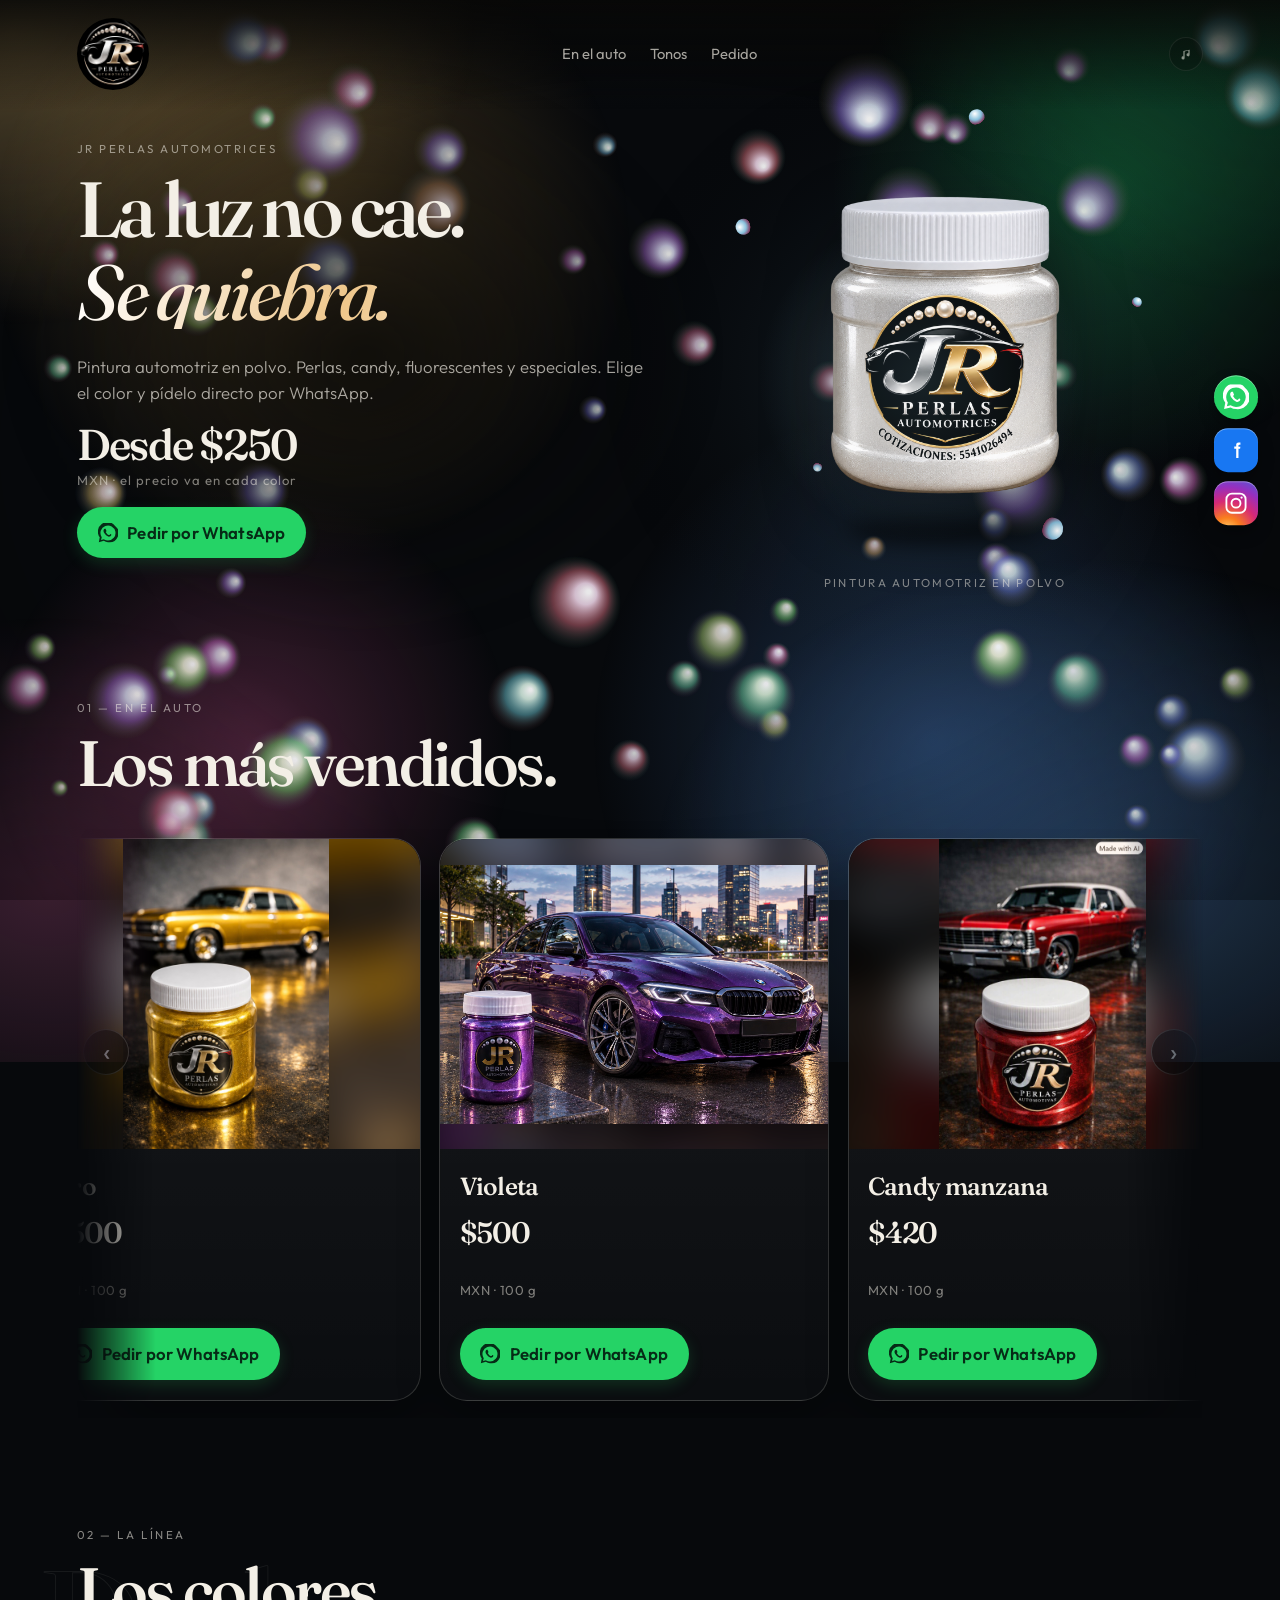
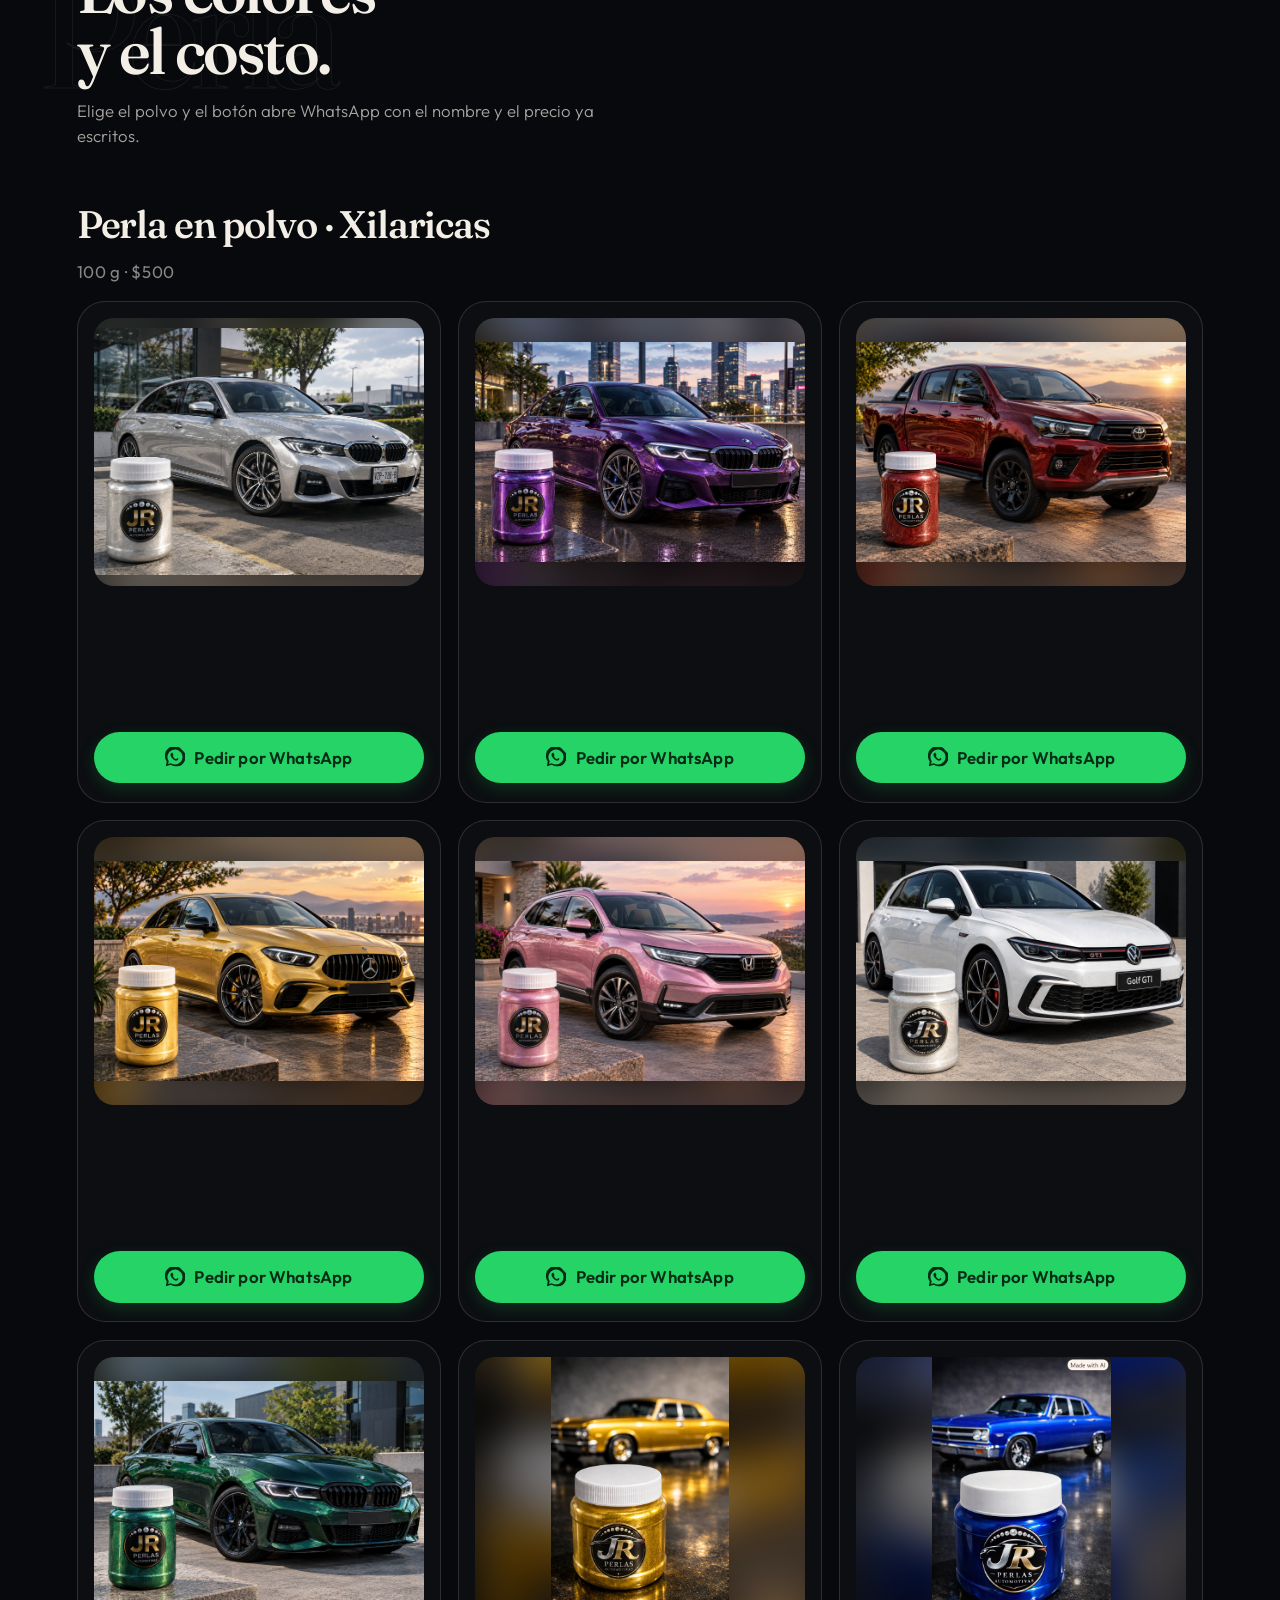
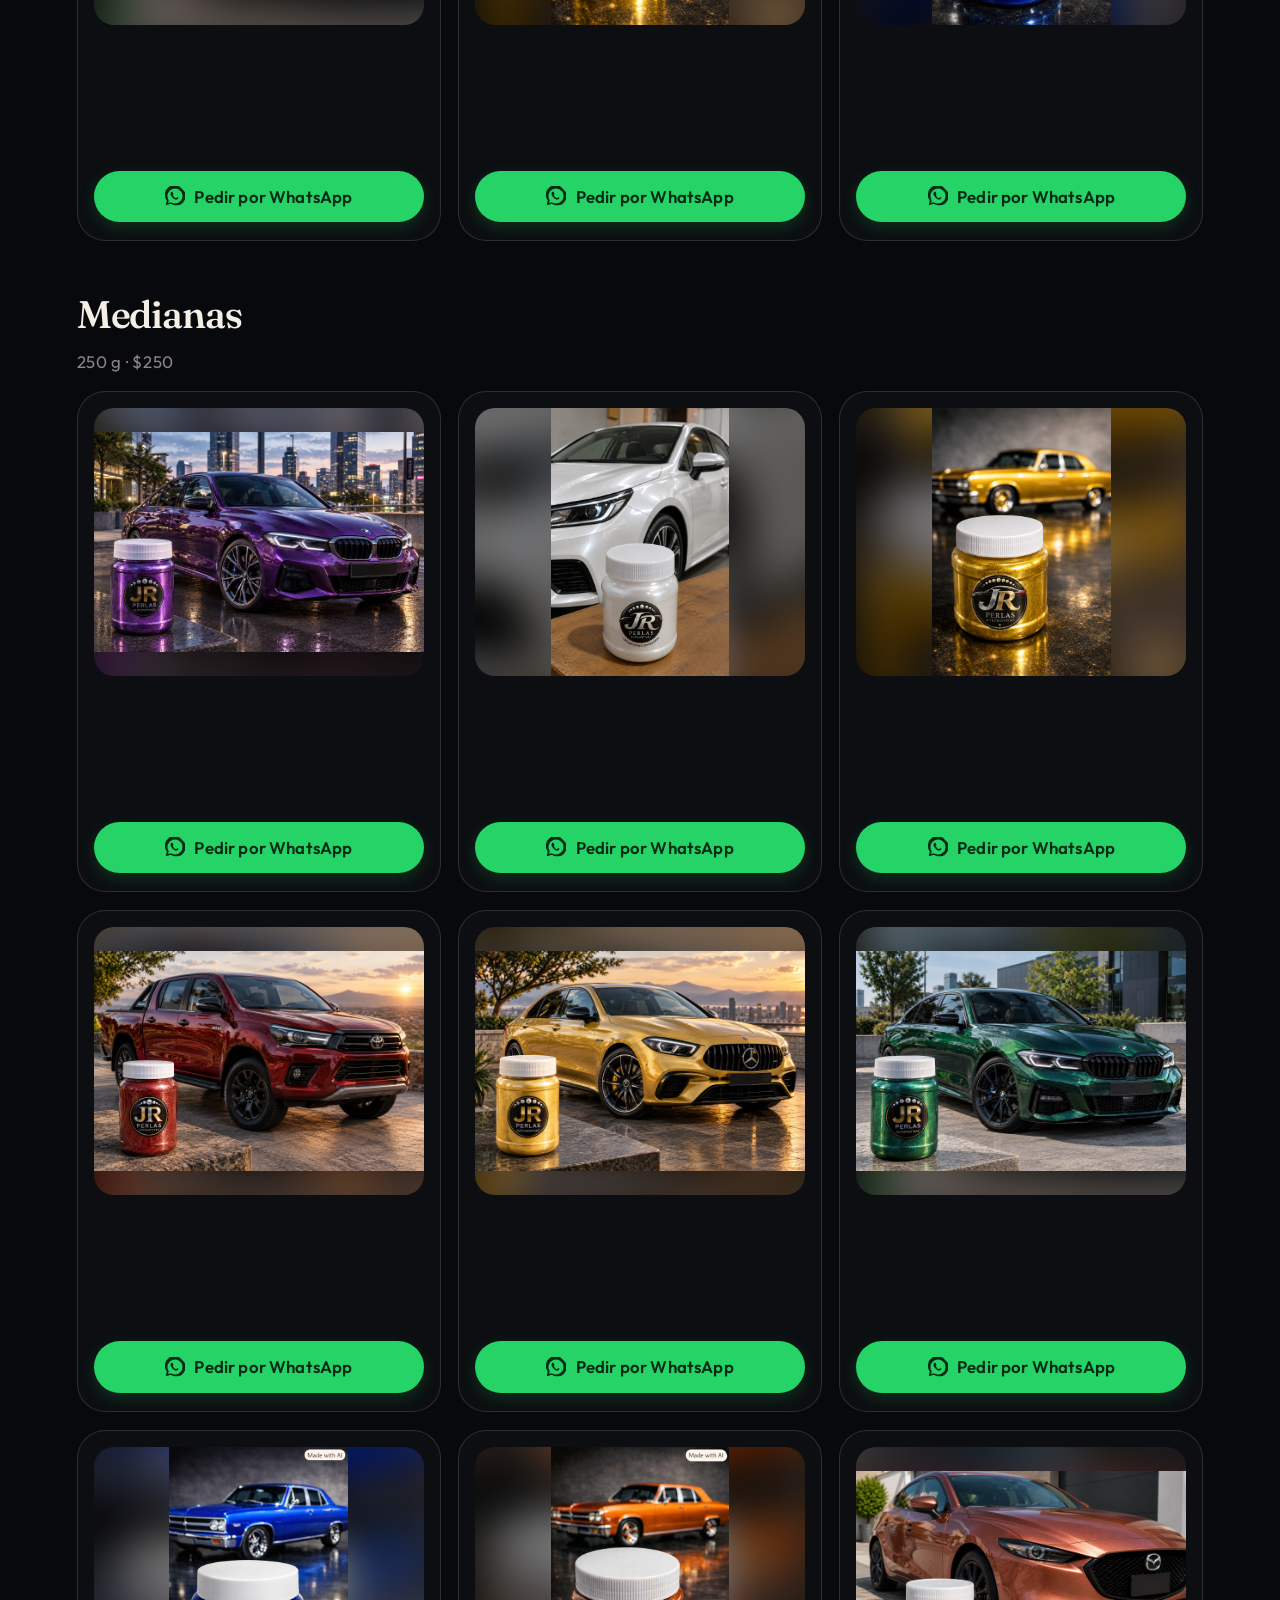
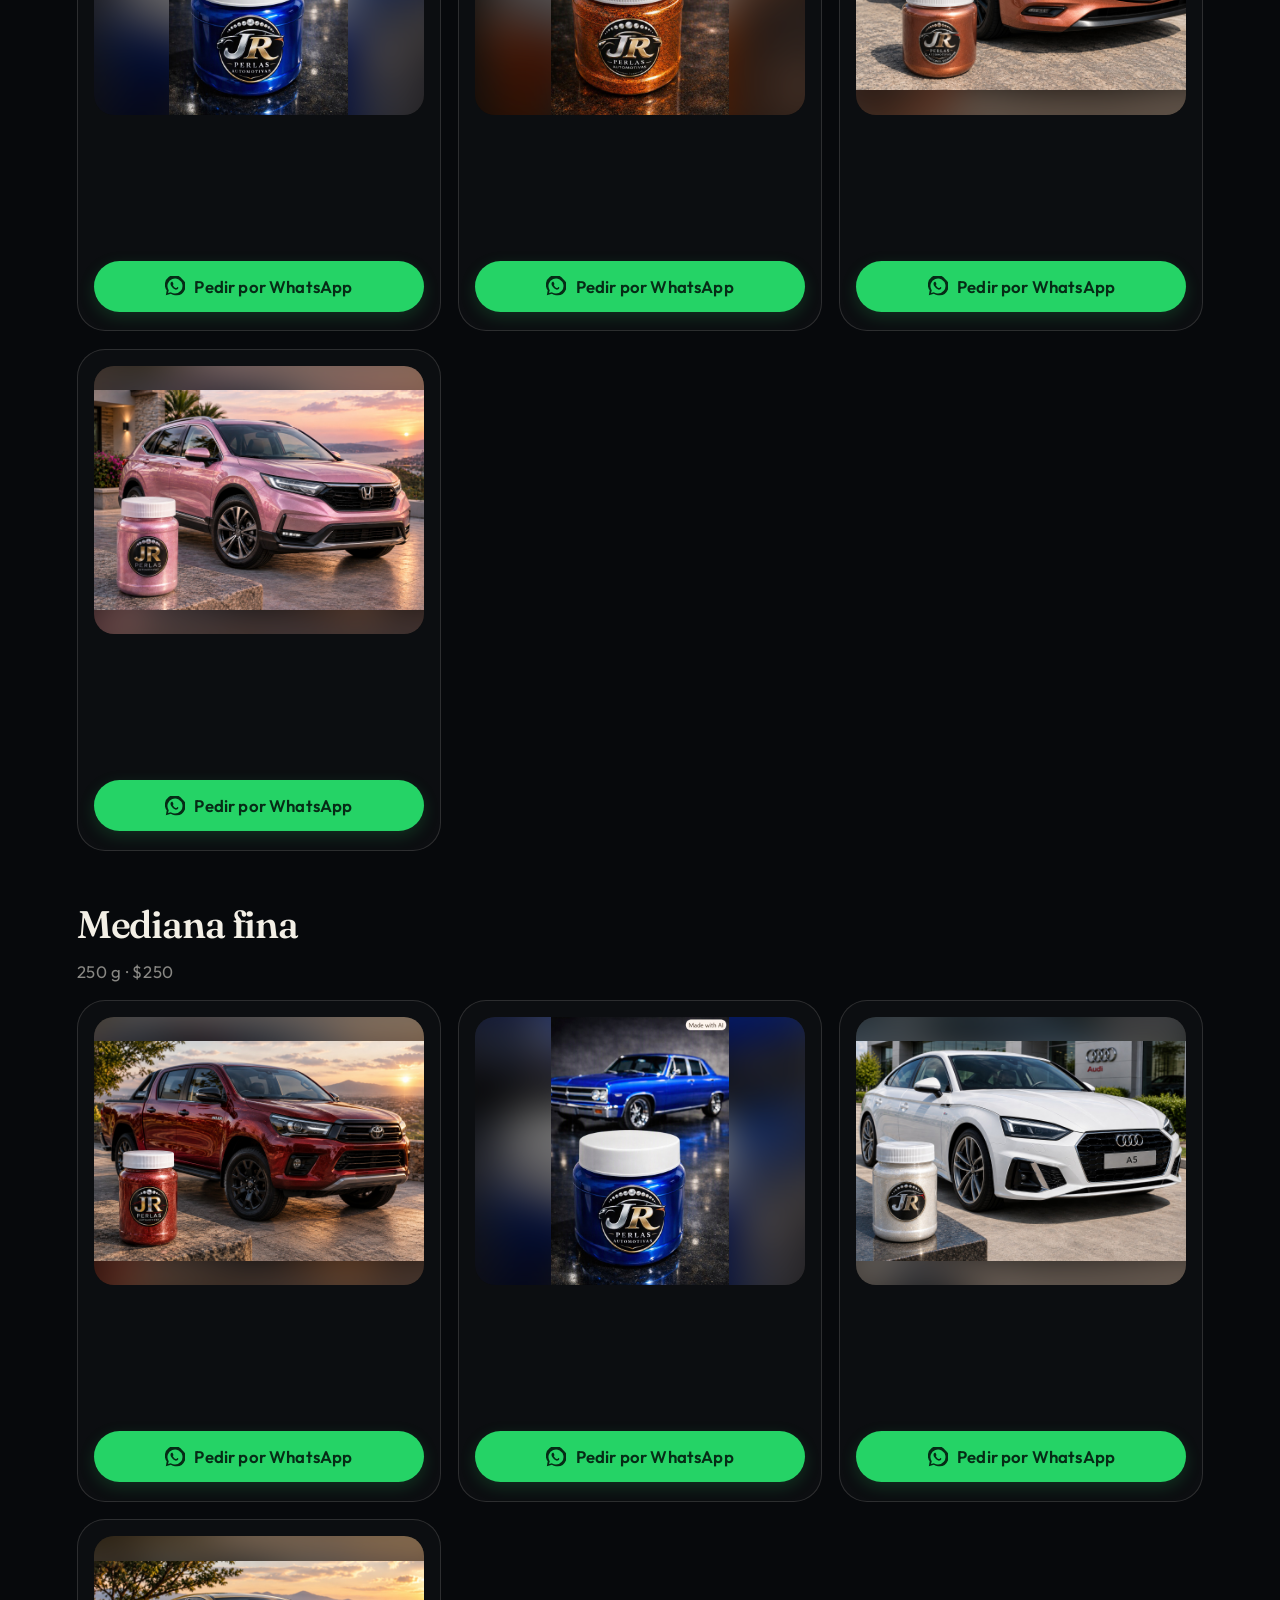
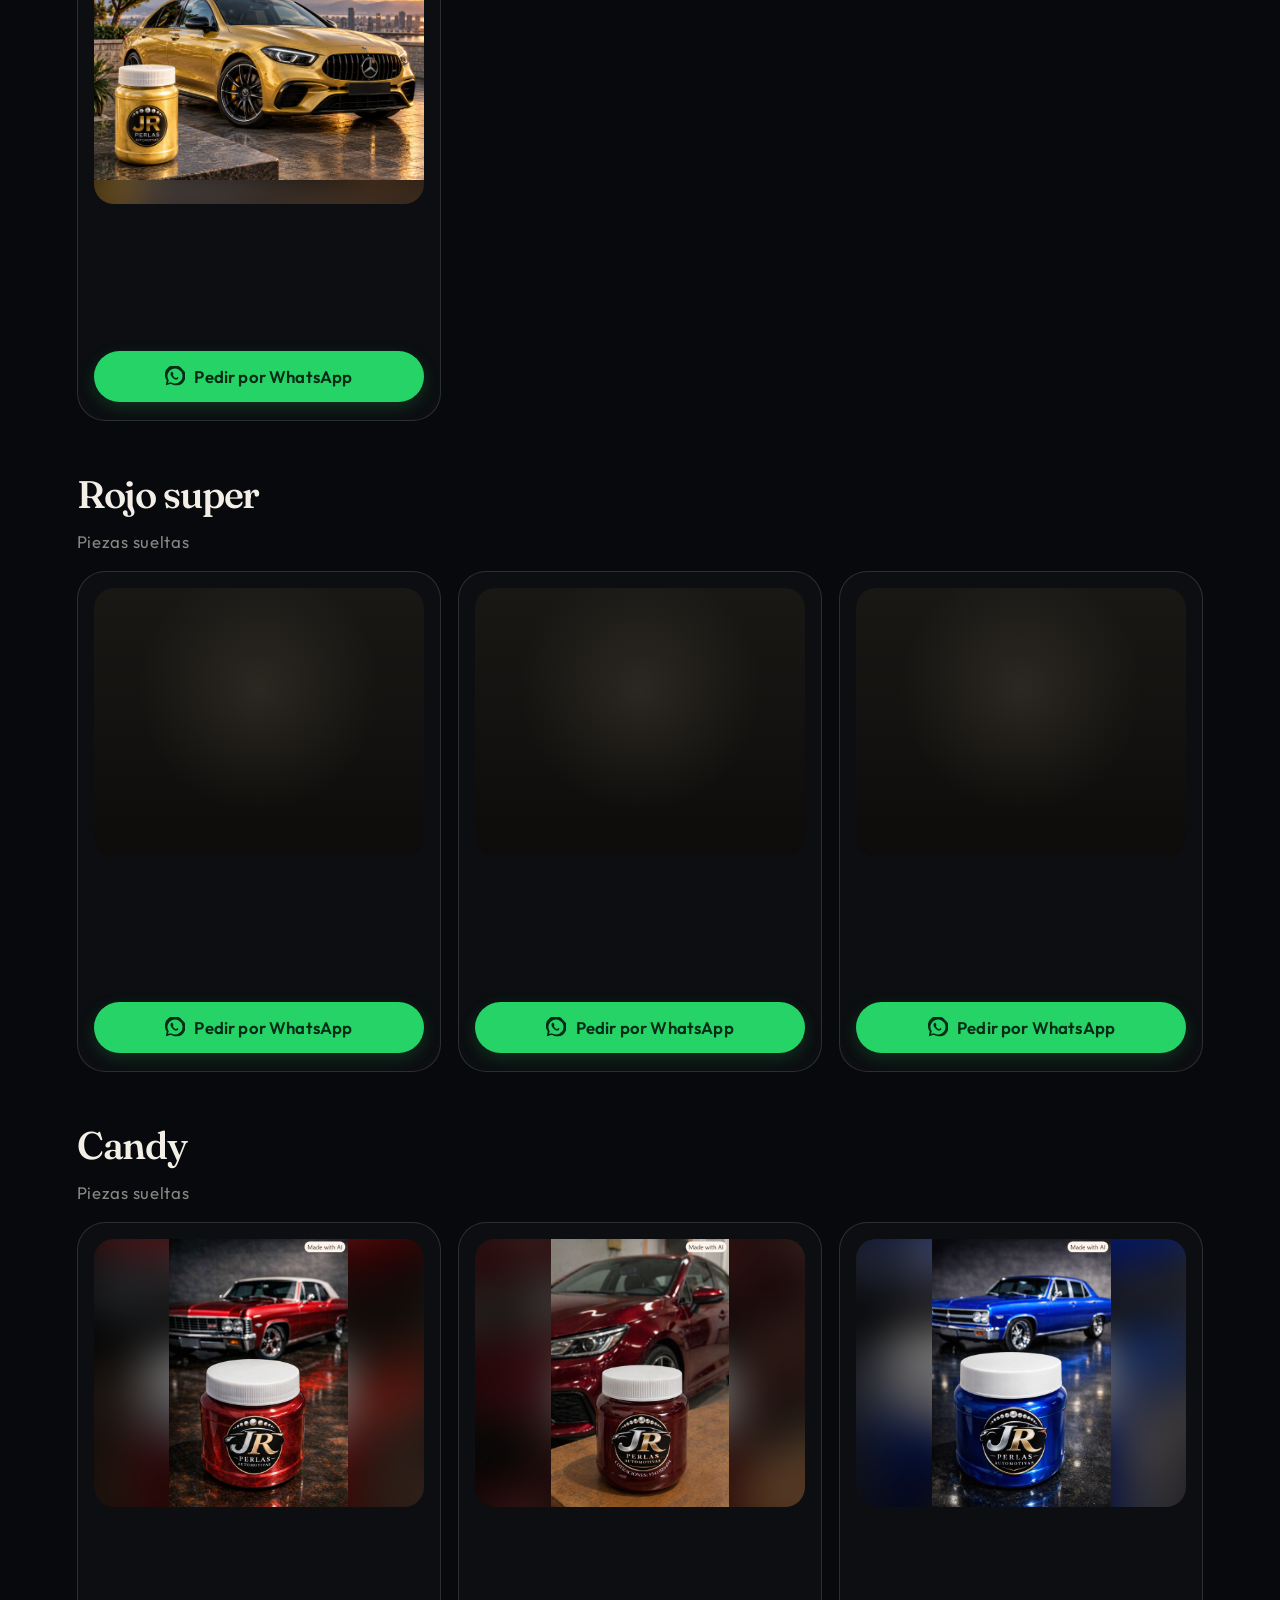
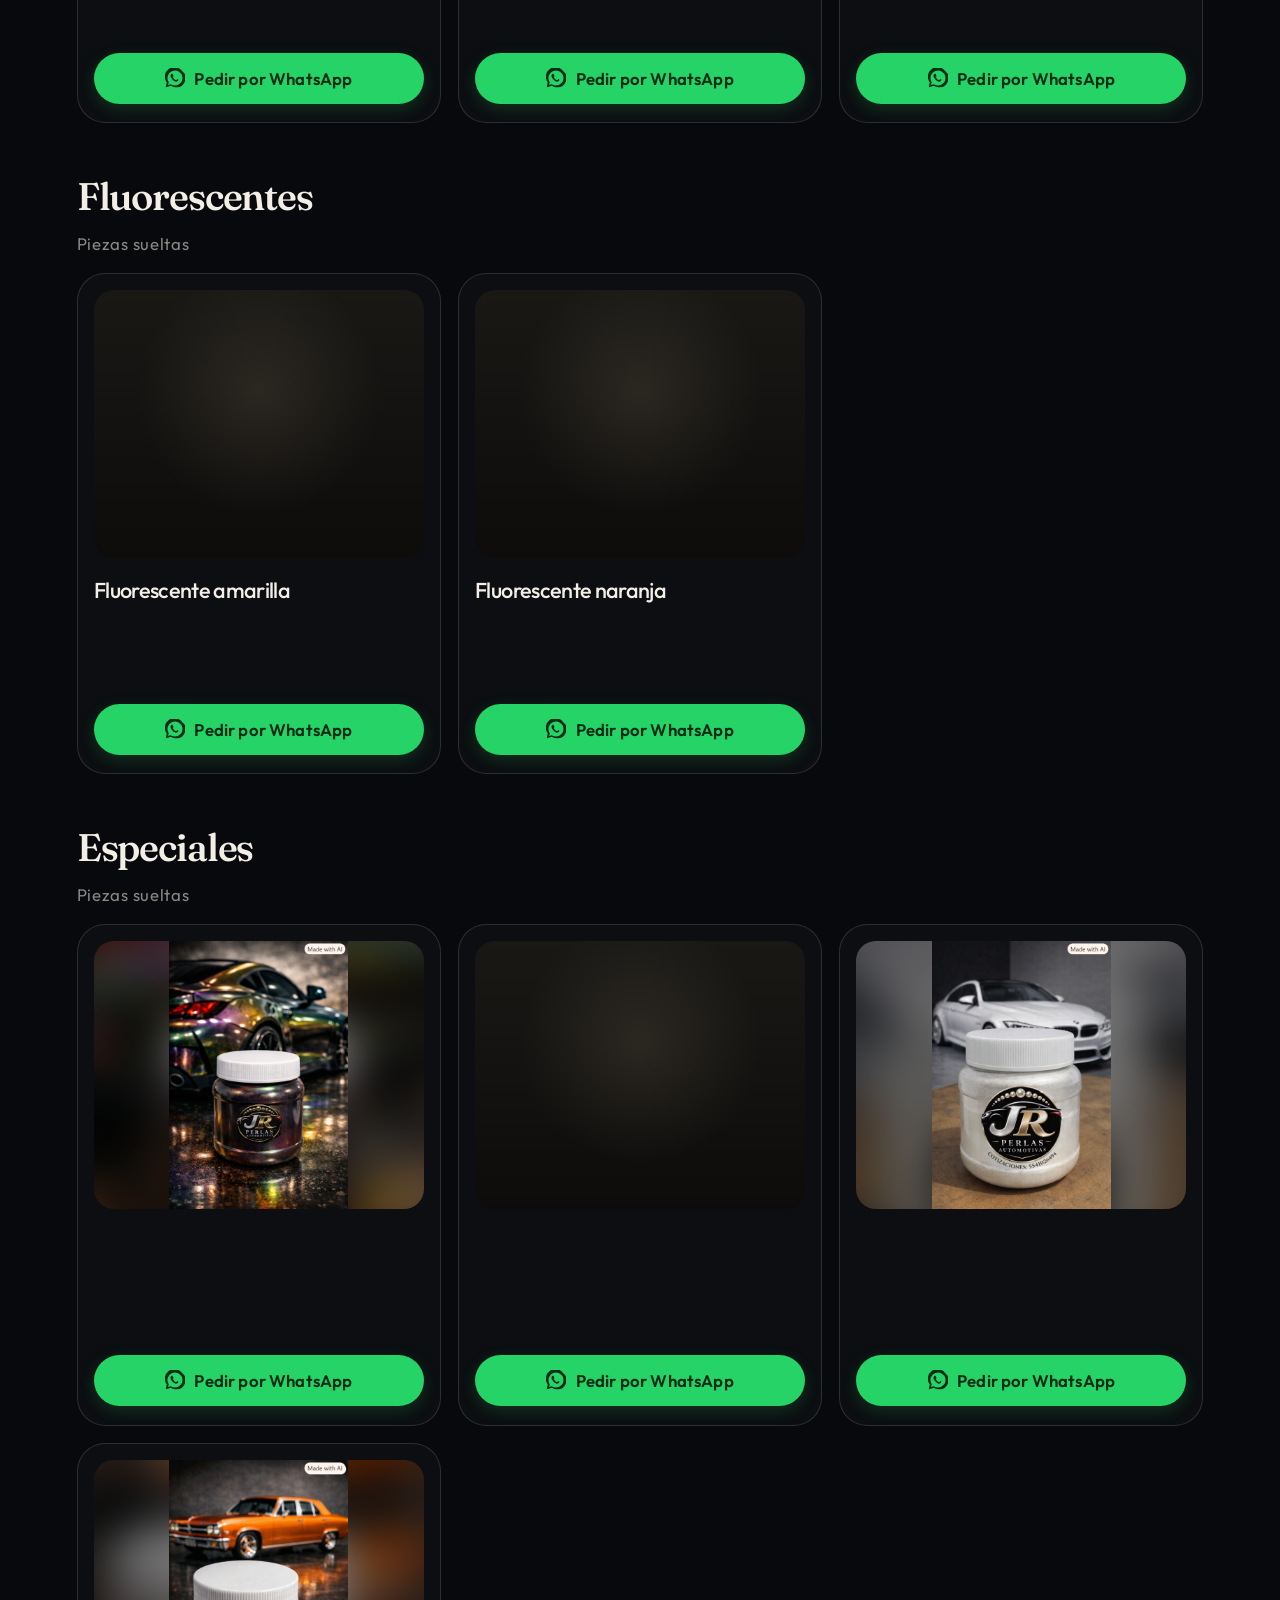
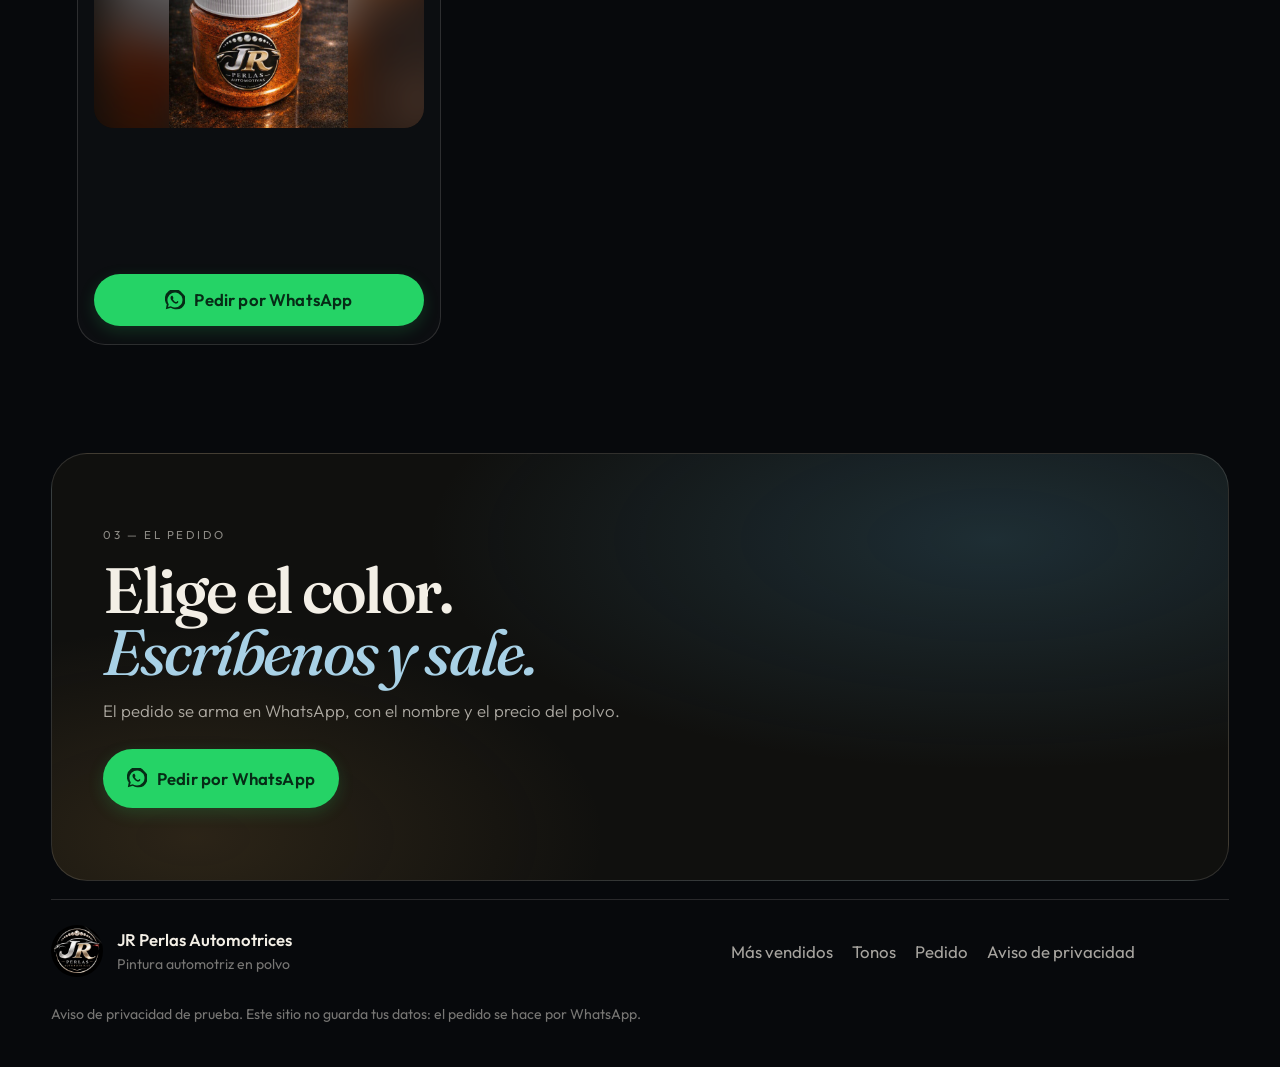
<file: index.html>
﻿<!DOCTYPE html>
<html lang="es">
  <head>
    <meta charset="UTF-8" />
    <meta name="viewport" content="width=device-width, initial-scale=1" />
    <meta
      name="description"
      content="JR Perlas Automotrices. Pintura automotriz en polvo: perlas, candy, fluorescentes y especiales. Pídelo por WhatsApp."
    />
    <meta name="theme-color" content="#080807" />
    <title>JR Perlas Automotrices</title>
    <link rel="preconnect" href="https://fonts.googleapis.com" />
    <link rel="preconnect" href="https://fonts.gstatic.com" crossorigin />
    <link
      href="https://fonts.googleapis.com/css2?family=Fraunces:ital,opsz,wght@0,9..144,500;0,9..144,620;1,9..144,480&family=Outfit:wght@300;400;500;600&display=swap"
      rel="stylesheet"
    />
    <link rel="stylesheet" href="css/styles.css" />
    <link rel="icon" href="img/logo-jr.jpeg" />
  </head>
  <body>
    <svg xmlns="http://www.w3.org/2000/svg" hidden>
      <symbol id="wa-icon" viewBox="0 0 24 24">
        <path
          fill="currentColor"
          d="M20.5 3.5A11 11 0 0 0 2.1 17.2L1 23l6-1.6A11 11 0 0 0 12 23a11 11 0 0 0 8.5-19.5zM12 21a9 9 0 0 1-4.6-1.3l-.3-.2-3.5.9.9-3.4-.2-.3A9 9 0 1 1 12 21zm5-6.8c-.3-.1-1.6-.8-1.8-.9s-.4-.2-.6.1-.7.9-.9 1-.3.2-.6.1a7.4 7.4 0 0 1-2.2-1.4 8.1 8.1 0 0 1-1.5-1.9c-.2-.3 0-.4.1-.6l.4-.4.2-.4a.5.5 0 0 0 0-.5c-.1-.1-.6-1.4-.8-1.9s-.4-.4-.6-.4h-.5a1 1 0 0 0-.7.3 2.9 2.9 0 0 0-.9 2.2 5.1 5.1 0 0 0 1.1 2.7 11.7 11.7 0 0 0 4.5 4 3.7 3.7 0 0 0 1.7.1 2.8 2.8 0 0 0 1.8-1.2 2.2 2.2 0 0 0 .2-1.3c-.1-.2-.3-.2-.6-.4z"
        />
      </symbol>
      <symbol id="note-icon" viewBox="0 0 24 24">
        <path fill="currentColor" d="M9 17.5A2.5 2.5 0 1 1 7 15V6.2l10-2v8.3a2.5 2.5 0 1 1-2-2.45V5.7L9 7.15V17.5z" />
      </symbol>
      <symbol id="fb-icon" viewBox="0 0 24 24">
        <path fill="currentColor" d="M14.7 8.15V6.7c0-.58.38-.72.64-.72h1.48V3.55l-1.96-.06c-2.16 0-2.66 1.62-2.66 2.66v1.74H10.1v2.4h2.1V20.5h2.5v-10.2h1.76l.3-2.15h-2.06z" />
      </symbol>
      <symbol id="ig-icon" viewBox="0 0 24 24">
        <rect x="3.15" y="3.15" width="17.7" height="17.7" rx="5.1" fill="none" stroke="currentColor" stroke-width="1.7" />
        <circle cx="12" cy="12" r="4.15" fill="none" stroke="currentColor" stroke-width="1.7" />
        <circle cx="17.15" cy="6.85" r="1.05" fill="currentColor" />
      </symbol>
    </svg>

    <div class="veil" id="veil" aria-hidden="true"></div>
    <canvas id="dust" aria-hidden="true"></canvas>
    <div class="lux" id="lux" aria-hidden="true"></div>
    <div class="vignette" aria-hidden="true"></div>
    <div class="progress" aria-hidden="true"></div>

    <header class="nav">
      <a class="logo" href="#inicio">
        <img src="img/logo-jr.jpeg" width="640" height="640" alt="JR Perlas Automotrices" />
      </a>
      <nav class="nav__links" aria-label="Secciones">
        <a href="#ejemplos">En el auto</a>
        <a href="#linea">Tonos</a>
        <a href="#pedir">Pedido</a>
      </nav>
      <div class="nav__actions">
        <button class="sound" id="sound" type="button" aria-pressed="true" aria-label="Apagar la música">
          <svg><use href="#note-icon" /></svg>
        </button>
        <div class="socials">
          <a class="social social--wa" data-social="whatsapp" href="#linea" aria-label="WhatsApp"><svg><use href="#wa-icon" /></svg></a>
          <a class="social social--fb" data-social="facebook" href="#" aria-label="Facebook"><svg><use href="#fb-icon" /></svg></a>
          <a class="social social--ig" data-social="instagram" href="#" aria-label="Instagram"><svg viewBox="0 0 24 24" aria-hidden="true"><rect x="3.15" y="3.15" width="17.7" height="17.7" rx="5.1" fill="none" stroke="#fff" stroke-width="1.7"/><circle cx="12" cy="12" r="4.15" fill="none" stroke="#fff" stroke-width="1.7"/><circle cx="17.15" cy="6.85" r="1.05" fill="#fff"/></svg></a>
        </div>
      </div>
    </header>

    <main id="inicio">
      <section class="hero">
        <div class="hero__copy">
          <p class="kicker">JR Perlas Automotrices</p>
          <h1>
            <span class="line"><span>La luz no cae.</span></span>
            <span class="line"><span class="sheen">Se quiebra.</span></span>
          </h1>
          <p class="deck">
            Pintura automotriz en polvo. Perlas, candy, fluorescentes y
            especiales. Elige el color y pídelo directo por WhatsApp.
          </p>
          <p class="price">
            <strong>Desde $250</strong>
          </p>
          <p class="price-note">MXN · el precio va en cada color</p>
          <a class="wa" data-wa-text="" href="#linea">
            <svg><use href="#wa-icon" /></svg>
            Pedir por WhatsApp
          </a>
        </div>

        <div class="hero__visual">
          <div class="hero__stage is-photo" id="stage">
            <div class="orbit" aria-hidden="true">
              <i></i><i></i><i></i><i></i><i></i>
            </div>
            <div class="ground" aria-hidden="true"></div>
            <img
              class="jar"
              src="img/imgprincipal.png"
              width="736"
              height="929"
              alt="Frasco de perla blanca con el emblema JR Perlas Automotrices"
            />
            <div class="vial vial--hero" id="heroVial">
              <div class="vial__cap"></div>
              <div class="powder powder--hero" id="heroPowder" style="--c1: 36; --c2: 200; --c3: 330"></div>
            </div>
          </div>
          <p class="caption" id="caption">Pintura automotriz en polvo</p>
        </div>
      </section>

      <section class="samples" id="ejemplos">
        <div class="samples__head">
          <p class="kicker">01 — En el auto</p>
          <h2>Los más vendidos.</h2>
        </div>
        <div class="reel" id="shows"></div>
      </section>

      <section class="linea" id="linea">
        <p class="watermark" aria-hidden="true">Perla</p>
        <div class="linea__head">
          <p class="kicker">02 — La línea</p>
          <h2>Los colores<br />y el costo.</h2>
          <p class="deck">
            Elige el polvo y el botón abre WhatsApp con el nombre y el precio
            ya escritos.
          </p>
        </div>
        <div id="catalog"></div>
      </section>

      <section class="sala" id="pedir">
        <div class="sala__copy">
          <p class="kicker">03 — El pedido</p>
          <h2>Elige el color.<br /><em>Escríbenos y sale.</em></h2>
          <p class="deck">
            El pedido se arma en WhatsApp, con el nombre y el precio del polvo.
          </p>
          <a class="wa wa--large" data-wa-text="" href="#linea">
            <svg><use href="#wa-icon" /></svg>
            Pedir por WhatsApp
          </a>
        </div>
      </section>
    </main>

    <footer class="site-footer">
      <div class="site-footer__brand">
        <img src="img/logo-jr.jpeg" width="640" height="640" alt="" />
        <div>
          <strong>JR Perlas Automotrices</strong>
          <p>Pintura automotriz en polvo</p>
        </div>
      </div>
      <nav class="site-footer__links" aria-label="Pie de página">
        <a href="#ejemplos">Más vendidos</a>
        <a href="#linea">Tonos</a>
        <a href="#pedir">Pedido</a>
        <a href="aviso.html">Aviso de privacidad</a>
      </nav>
      <p class="site-footer__fine">
        Aviso de privacidad de prueba. Este sitio no guarda tus datos: el pedido
        se hace por WhatsApp.
      </p>
    </footer>

    <p class="setup" id="setup" hidden>
      Falta el WhatsApp del vendedor. Escríbelo en js/config.js y recarga la página.
    </p>
    <p class="sr" id="live" aria-live="polite"></p>

    <script src="js/config.js"></script>
    <script src="js/main.js"></script>
  </body>
</html>
</file>
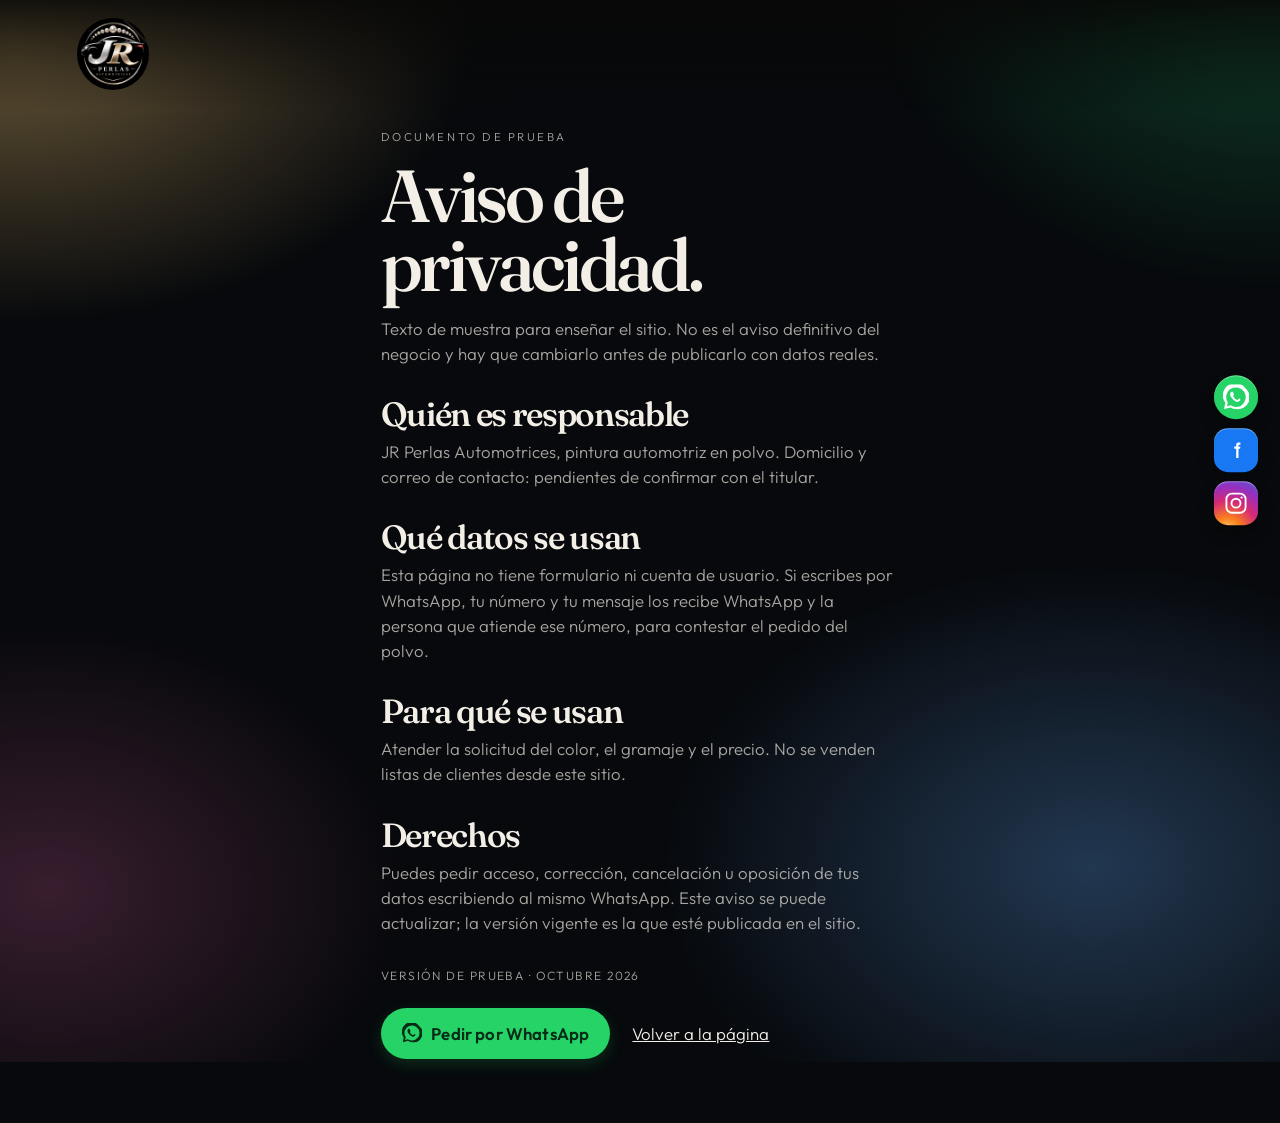
<file: aviso.html>
<!DOCTYPE html>
<html lang="es">
  <head>
    <meta charset="UTF-8" />
    <meta name="viewport" content="width=device-width, initial-scale=1" />
    <meta name="robots" content="noindex" />
    <title>Aviso de privacidad de prueba · JR Perlas Automotrices</title>
    <link rel="preconnect" href="https://fonts.googleapis.com" />
    <link rel="preconnect" href="https://fonts.gstatic.com" crossorigin />
    <link
      href="https://fonts.googleapis.com/css2?family=Fraunces:opsz,wght@9..144,560&family=Outfit:wght@300;400;500;600&display=swap"
      rel="stylesheet"
    />
    <link rel="stylesheet" href="css/styles.css" />
    <link rel="icon" href="img/logo-jr.jpeg" />
  </head>
  <body>
    <svg xmlns="http://www.w3.org/2000/svg" hidden>
      <symbol id="wa-icon" viewBox="0 0 24 24">
        <path
          fill="currentColor"
          d="M20.5 3.5A11 11 0 0 0 2.1 17.2L1 23l6-1.6A11 11 0 0 0 12 23a11 11 0 0 0 8.5-19.5zM12 21a9 9 0 0 1-4.6-1.3l-.3-.2-3.5.9.9-3.4-.2-.3A9 9 0 1 1 12 21zm5-6.8c-.3-.1-1.6-.8-1.8-.9s-.4-.2-.6.1-.7.9-.9 1-.3.2-.6.1a7.4 7.4 0 0 1-2.2-1.4 8.1 8.1 0 0 1-1.5-1.9c-.2-.3 0-.4.1-.6l.4-.4.2-.4a.5.5 0 0 0 0-.5c-.1-.1-.6-1.4-.8-1.9s-.4-.4-.6-.4h-.5a1 1 0 0 0-.7.3 2.9 2.9 0 0 0-.9 2.2 5.1 5.1 0 0 0 1.1 2.7 11.7 11.7 0 0 0 4.5 4 3.7 3.7 0 0 0 1.7.1 2.8 2.8 0 0 0 1.8-1.2 2.2 2.2 0 0 0 .2-1.3c-.1-.2-.3-.2-.6-.4z"
        />
      </symbol>
      <symbol id="fb-icon" viewBox="0 0 24 24">
        <path fill="currentColor" d="M14.7 8.15V6.7c0-.58.38-.72.64-.72h1.48V3.55l-1.96-.06c-2.16 0-2.66 1.62-2.66 2.66v1.74H10.1v2.4h2.1V20.5h2.5v-10.2h1.76l.3-2.15h-2.06z" />
      </symbol>
      <symbol id="ig-icon" viewBox="0 0 24 24">
        <rect x="3.15" y="3.15" width="17.7" height="17.7" rx="5.1" fill="none" stroke="currentColor" stroke-width="1.7" />
        <circle cx="12" cy="12" r="4.15" fill="none" stroke="currentColor" stroke-width="1.7" />
        <circle cx="17.15" cy="6.85" r="1.05" fill="currentColor" />
      </symbol>
    </svg>

    <header class="nav">
      <a class="logo" href="index.html">
        <img src="img/logo-jr.jpeg" width="640" height="640" alt="JR Perlas Automotrices" />
      </a>
      <div class="socials">
        <a class="social social--wa" data-social="whatsapp" href="index.html#pedir" aria-label="WhatsApp"><svg><use href="#wa-icon" /></svg></a>
        <a class="social social--fb" data-social="facebook" href="#" aria-label="Facebook"><svg><use href="#fb-icon" /></svg></a>
        <a class="social social--ig" data-social="instagram" href="#" aria-label="Instagram"><svg viewBox="0 0 24 24" aria-hidden="true"><rect x="3.15" y="3.15" width="17.7" height="17.7" rx="5.1" fill="none" stroke="#fff" stroke-width="1.7"/><circle cx="12" cy="12" r="4.15" fill="none" stroke="#fff" stroke-width="1.7"/><circle cx="17.15" cy="6.85" r="1.05" fill="#fff"/></svg></a>
      </div>
    </header>

    <main class="legal">
      <p class="kicker">Documento de prueba</p>
      <h1>Aviso de privacidad.</h1>
      <p class="deck">
        Texto de muestra para enseñar el sitio. No es el aviso definitivo del
        negocio y hay que cambiarlo antes de publicarlo con datos reales.
      </p>

      <h2>Quién es responsable</h2>
      <p>
        JR Perlas Automotrices, pintura automotriz en polvo. Domicilio y correo
        de contacto: pendientes de confirmar con el titular.
      </p>

      <h2>Qué datos se usan</h2>
      <p>
        Esta página no tiene formulario ni cuenta de usuario. Si escribes por
        WhatsApp, tu número y tu mensaje los recibe WhatsApp y la persona que
        atiende ese número, para contestar el pedido del polvo.
      </p>

      <h2>Para qué se usan</h2>
      <p>
        Atender la solicitud del color, el gramaje y el precio. No se venden
        listas de clientes desde este sitio.
      </p>

      <h2>Derechos</h2>
      <p>
        Puedes pedir acceso, corrección, cancelación u oposición de tus datos
        escribiendo al mismo WhatsApp. Este aviso se puede actualizar; la
        versión vigente es la que esté publicada en el sitio.
      </p>

      <p class="legal__note">Versión de prueba · octubre 2026</p>
      <p class="legal__actions">
        <a class="wa" data-wa-text="" href="index.html#pedir">
          <svg><use href="#wa-icon" /></svg>
          Pedir por WhatsApp
        </a>
        <a class="legal__back" href="index.html">Volver a la página</a>
      </p>
    </main>

    <script src="js/config.js"></script>
    <script src="js/main.js"></script>
  </body>
</html>
</file>
<file: css/styles.css>
@property --h1 {
  syntax: "<number>";
  inherits: true;
  initial-value: 36;
}

@property --h2 {
  syntax: "<number>";
  inherits: true;
  initial-value: 200;
}

@property --h3 {
  syntax: "<number>";
  inherits: true;
  initial-value: 330;
}

@property --reveal {
  syntax: "<percentage>";
  inherits: false;
  initial-value: 0%;
}

:root {
  --bg: #080807;
  --ink: #f3efe6;
  --muted: rgba(243, 239, 230, 0.68);
  --line: rgba(243, 239, 230, 0.14);
  --h1: 36;
  --h2: 200;
  --h3: 330;
  --p: 0;
  color-scheme: dark;
}

*,
*::before,
*::after {
  box-sizing: border-box;
}

html {
  scroll-behavior: smooth;
}

#ejemplos,
#linea,
#pedir {
  scroll-margin-top: 5.5rem;
}

body {
  margin: 0;
  background: #07090c;
  color: var(--ink);
  font-family: Outfit, "Segoe UI", sans-serif;
  font-weight: 400;
  font-size: 1.05rem;
  line-height: 1.5;
  text-rendering: optimizeLegibility;
  overflow-x: hidden;
}

body::before {
  content: "";
  position: fixed;
  inset: -18%;
  z-index: 0;
  pointer-events: none;
  background:
    radial-gradient(38% 34% at 14% 16%, rgba(214, 176, 104, 0.46), transparent 70%),
    radial-gradient(34% 40% at 86% 10%, rgba(36, 196, 112, 0.3), transparent 68%),
    radial-gradient(36% 36% at 76% 84%, rgba(86, 146, 214, 0.34), transparent 70%),
    radial-gradient(30% 32% at 16% 86%, rgba(186, 86, 138, 0.28), transparent 70%);
  animation: aurora 18s ease-in-out infinite alternate;
}

@keyframes aurora {
  from {
    transform: translate3d(-2%, -1%, 0) scale(1);
  }
  to {
    transform: translate3d(3%, 2%, 0) scale(1.08);
  }
}

svg[hidden] {
  position: absolute;
  width: 0;
  height: 0;
  overflow: hidden;
}

img {
  max-width: 100%;
  height: auto;
  display: block;
}

button,
a {
  font: inherit;
  color: inherit;
}

h1,
h2,
h3,
p {
  margin: 0;
}

::selection {
  background: hsla(var(--h2), 55%, 70%, 0.35);
  color: white;
}

.sr {
  position: absolute;
  width: 1px;
  height: 1px;
  padding: 0;
  margin: -1px;
  overflow: hidden;
  clip: rect(0, 0, 0, 0);
  border: 0;
}

#dust,
.vignette,
.lux,
.progress {
  position: fixed;
  inset: 0;
  pointer-events: none;
}

#dust {
  width: 100%;
  height: 100%;
  z-index: 0;
}

.lux {
  z-index: 3;
  width: 340px;
  height: 340px;
  margin: -170px;
  border-radius: 50%;
  background: radial-gradient(
    circle,
    hsla(var(--h2), 80%, 76%, 0.18),
    transparent 68%
  );
  mix-blend-mode: screen;
  opacity: 0.9;
}

.vignette {
  z-index: 1;
  background: radial-gradient(ellipse at center, transparent 58%, rgba(0, 0, 0, 0.28) 100%);
}

.progress {
  z-index: 30;
  height: 2px;
  bottom: auto;
  transform: scaleX(var(--p));
  transform-origin: 0 50%;
  background: linear-gradient(
    90deg,
    hsl(var(--h1) 75% 68%),
    #fff 42%,
    hsl(var(--h2) 70% 66%) 72%,
    hsl(var(--h3) 65% 62%)
  );
}

.veil {
  position: fixed;
  inset: 0;
  z-index: 40;
  pointer-events: none;
  background: #080807;
  --reveal: 0%;
  -webkit-mask-image: radial-gradient(
    circle at 72% 46%,
    transparent var(--reveal),
    #000 calc(var(--reveal) + 14%)
  );
  mask-image: radial-gradient(
    circle at 72% 46%,
    transparent var(--reveal),
    #000 calc(var(--reveal) + 14%)
  );
  animation: unveil 1.9s cubic-bezier(0.7, 0, 0.15, 1) forwards;
}

@keyframes unveil {
  to {
    --reveal: 150%;
    opacity: 0;
  }
}

.nav {
  position: fixed;
  z-index: 20;
  top: 0;
  left: 0;
  right: 0;
  display: flex;
  align-items: center;
  justify-content: space-between;
  gap: 1.5rem;
  padding: 1.15rem 6vw;
  background: linear-gradient(to bottom, rgba(8, 8, 7, 0.86), transparent);
}

.logo {
  display: block;
  line-height: 0;
}

.logo img {
  width: 72px;
  height: 72px;
  border-radius: 50%;
  object-fit: cover;
}

.nav__links {
  display: flex;
  gap: 1.5rem;
  font-size: 0.92rem;
}

.nav__links a {
  text-decoration: none;
  color: var(--muted);
}

.nav__links a:hover {
  color: var(--ink);
}

.nav__actions {
  display: flex;
  align-items: center;
  gap: 0.65rem;
}

.sound {
  width: 34px;
  height: 34px;
  display: grid;
  place-items: center;
  border: 1px solid var(--line);
  background: rgba(8, 8, 7, 0.45);
  color: var(--ink);
  border-radius: 50%;
  padding: 0;
  cursor: pointer;
}

.sound svg {
  width: 15px;
  height: 15px;
}

.sound.is-on {
  color: #d7b56a;
  box-shadow: 0 0 12px rgba(214, 176, 104, 0.35);
}

.sound.is-off {
  opacity: 0.55;
}

.socials {
  position: fixed;
  z-index: 21;
  right: 1.4rem;
  top: 50%;
  transform: translateY(-50%);
  display: flex;
  flex-direction: column;
  align-items: center;
  gap: 0.55rem;
}

.social {
  width: 44px;
  height: 44px;
  display: grid;
  place-items: center;
  border-radius: 14px;
  border: 0;
  color: #fff;
  text-decoration: none;
  box-shadow:
    inset 0 1px 0 rgba(255, 255, 255, 0.38),
    0 8px 16px rgba(0, 0, 0, 0.32);
  transition: transform 0.25s ease;
}

.social svg {
  width: 26px;
  height: 26px;
  display: block;
}

.social--fb svg {
  width: 22px;
  height: 22px;
}

.social:hover {
  transform: translateX(-3px) scale(1.06);
}

.social--wa {
  border-radius: 50%;
  background: #25d366;
}

.social--fb {
  background: #1877f2;
}

.social--ig {
  background: radial-gradient(circle at 30% 115%, #feda75 0%, #fa7e1e 24%, #d62976 52%, #962fbf 76%, #4f5bd5 100%);
}

@keyframes spin {
  to {
    transform: rotate(1turn);
  }
}

.kicker {
  letter-spacing: 0.22em;
  text-transform: uppercase;
  font-size: 0.72rem;
  color: rgba(243, 239, 230, 0.55);
  margin-bottom: 1rem;
}

.deck {
  max-width: 36rem;
  color: var(--muted);
  font-weight: 300;
  font-size: 1.05rem;
}

h1,
h2,
.sheen,
.card h3 em,
.close em {
  font-family: Fraunces, Palatino, "Palatino Linotype", serif;
  font-optical-sizing: auto;
}

h1 {
  font-size: clamp(3.1rem, 6.1vw, 5.9rem);
  font-weight: 560;
  letter-spacing: -0.045em;
  line-height: 0.94;
  margin-bottom: 1rem;
}

h2 {
  font-size: clamp(2.6rem, 5vw, 4.6rem);
  font-weight: 560;
  letter-spacing: -0.04em;
  line-height: 0.96;
  margin-bottom: 1rem;
}

.line {
  display: block;
  overflow: hidden;
  padding-bottom: 0.12em;
}

body.is-ready .line {
  overflow: visible;
}

.line > span {
  display: block;
  transform: translateY(115%);
  transition: transform 1.15s cubic-bezier(0.16, 1, 0.3, 1);
}

.line:nth-child(2) > span {
  transition-delay: 0.12s;
}

body.is-ready .line > span {
  transform: none;
}

.sheen {
  font-style: italic;
  font-weight: 480;
  background: linear-gradient(
    105deg,
    #fff 0%,
    hsl(var(--h1) 75% 74%) 22%,
    #fff 40%,
    hsl(var(--h2) 70% 72%) 62%,
    hsl(var(--h3) 65% 74%) 82%,
    #fff 100%
  );
  background-size: 220% 100%;
  -webkit-background-clip: text;
  background-clip: text;
  color: transparent;
  animation: sheen 8s linear infinite;
}

@keyframes sheen {
  to {
    background-position: 220% 0;
  }
}

.hero {
  position: relative;
  z-index: 2;
  min-height: 0;
  display: grid;
  grid-template-columns: minmax(0, 1.05fr) minmax(0, 0.95fr);
  gap: 3vw;
  align-items: center;
  align-content: start;
  padding: 7.2rem 6vw 2.2rem;
}

.hero__copy {
  position: relative;
  z-index: 2;
  padding-bottom: 1vh;
}

.hero__copy::before {
  content: "";
  position: absolute;
  inset: -18% -12%;
  z-index: -1;
  background: radial-gradient(closest-side, rgba(8, 8, 7, 0.78), transparent 100%);
  filter: blur(8px);
}

.price {
  display: flex;
  align-items: baseline;
  flex-wrap: wrap;
  gap: 0.15rem;
  margin-top: 1.15rem;
}

.price strong,
.card__price strong {
  font-family: Fraunces, Palatino, serif;
  font-weight: 560;
  letter-spacing: -0.04em;
}

.price strong {
  font-size: 2.7rem;
  line-height: 1;
}

.price s,
.card__price s {
  color: rgba(243, 239, 230, 0.38);
  margin-left: 0.55rem;
}

.price em {
  font-style: normal;
  margin-left: 0.75rem;
  font-size: 0.72rem;
  letter-spacing: 0.14em;
  text-transform: uppercase;
  border: 1px solid rgba(243, 239, 230, 0.28);
  border-radius: 999px;
  padding: 0.28rem 0.55rem;
  transform: translateY(-0.45rem);
}

.price-note,
.card__meta,
.hint,
.caption {
  color: rgba(243, 239, 230, 0.5);
  font-size: 0.82rem;
  letter-spacing: 0.08em;
}

.price-note {
  margin: 0.3rem 0 1rem;
}

.wa {
  display: inline-flex;
  align-items: center;
  justify-content: center;
  gap: 0.6rem;
  text-decoration: none;
  background: #25d366;
  color: #062b16;
  border-radius: 999px;
  padding: 0.82rem 1.3rem;
  font-weight: 600;
  letter-spacing: 0.01em;
  box-shadow: 0 5px 16px rgba(37, 211, 102, 0.18);
  transition:
    transform 0.2s ease,
    background-color 0.2s ease,
    box-shadow 0.2s ease;
}

.wa svg {
  width: 20px;
  height: 20px;
  color: currentColor;
  flex: none;
}

.wa:hover {
  background: #2be574;
  box-shadow: 0 7px 20px rgba(37, 211, 102, 0.28);
  transform: translateY(-2px);
}

.wa:active {
  box-shadow: 0 2px 8px rgba(37, 211, 102, 0.18);
  transform: translateY(0);
}

.wa:focus-visible,
.tones button:focus-visible,
.nav a:focus-visible {
  outline: 2px solid hsl(var(--h2) 70% 72%);
  outline-offset: 3px;
}

.wa--small {
  padding: 0.55rem 0.9rem;
  font-size: 0.88rem;
}

.wa--large {
  padding: 1.05rem 1.5rem;
  font-size: 1.05rem;
}

.tones {
  display: flex;
  flex-wrap: wrap;
  gap: 0.45rem;
  margin-top: 1.15rem;
}

.tones button {
  appearance: none;
  border: 1px solid var(--line);
  background: rgba(255, 255, 255, 0.03);
  color: var(--ink);
  border-radius: 999px;
  padding: 0.38rem 0.85rem 0.38rem 0.38rem;
  display: inline-flex;
  align-items: center;
  gap: 0.5rem;
  cursor: pointer;
  transition: border-color 0.3s ease, background 0.3s ease;
}

.tones button i {
  width: 22px;
  height: 22px;
  border-radius: 50%;
  background: radial-gradient(
    circle at 32% 30%,
    #fff,
    hsl(var(--c1) 62% 66%) 42%,
    hsl(var(--c2) 45% 32%)
  );
  box-shadow: inset 0 -3px 5px rgba(0, 0, 0, 0.28), 0 0 0 1px rgba(255, 255, 255, 0.12);
}

.tones button[aria-checked="true"] {
  border-color: rgba(255, 255, 255, 0.72);
  background: rgba(255, 255, 255, 0.08);
}

.hero__visual {
  position: relative;
  z-index: 2;
}

.hero__stage {
  min-height: 0;
  height: auto;
  display: grid;
  place-items: center;
  position: relative;
}

.orbit,
.ground,
.jar,
.vial--hero {
  grid-area: 1 / 1;
}

.orbit {
  --r: 228px;
  width: calc(var(--r) * 2);
  height: calc(var(--r) * 2);
  position: relative;
  animation: spin 46s linear infinite;
  z-index: 0;
}

.orbit i {
  position: absolute;
  top: 50%;
  left: 50%;
  width: 16px;
  height: 16px;
  margin: -8px;
  border-radius: 50%;
  background: radial-gradient(
    circle at 35% 30%,
    #fff,
    hsl(var(--h2) 55% 70%) 42%,
    hsl(var(--h3) 40% 36%) 70%,
    transparent 72%
  );
}

.orbit i:nth-child(1) {
  transform: rotate(8deg) translateY(calc(var(--r) * -1));
}
.orbit i:nth-child(2) {
  width: 10px;
  height: 10px;
  margin: -5px;
  transform: rotate(78deg) translateY(calc(var(--r) * -0.86));
}
.orbit i:nth-child(3) {
  width: 22px;
  height: 22px;
  margin: -11px;
  transform: rotate(150deg) translateY(calc(var(--r) * -0.94));
}
.orbit i:nth-child(4) {
  width: 9px;
  height: 9px;
  margin: -4px;
  transform: rotate(226deg) translateY(calc(var(--r) * -0.78));
}
.orbit i:nth-child(5) {
  transform: rotate(300deg) translateY(calc(var(--r) * -1.02));
}

@keyframes spin {
  to {
    transform: rotate(360deg);
  }
}

.jar {
  position: relative;
  z-index: 1;
  width: min(420px, 90%);
  height: auto;
  filter: drop-shadow(0 28px 34px rgba(0, 0, 0, 0.45));
  animation: float 7.6s ease-in-out infinite;
}

.ground {
  align-self: end;
  justify-self: center;
  width: 190px;
  height: 26px;
  margin-bottom: 28px;
  border-radius: 50%;
  background: rgba(0, 0, 0, 0.55);
  filter: blur(10px);
  animation: shade 7.6s ease-in-out infinite;
  z-index: 0;
}

@keyframes float {
  0%,
  100% {
    transform: translateY(0) rotate(-1.6deg);
  }
  50% {
    transform: translateY(-16px) rotate(1.3deg);
  }
}

@keyframes shade {
  0%,
  100% {
    transform: scaleX(1);
    opacity: 0.75;
  }
  50% {
    transform: scaleX(0.78);
    opacity: 0.38;
  }
}

.hero__stage.is-photo .vial--hero {
  display: none;
}

.hero__stage:not(.is-photo) .jar,
.hero__stage:not(.is-photo) .ground {
  display: none;
}

.caption {
  text-align: center;
  text-transform: uppercase;
  letter-spacing: 0.2em;
  font-size: 0.72rem;
  margin-top: 0.2rem;
}

.vial {
  width: 176px;
  display: flex;
  flex-direction: column;
  align-items: center;
  filter: drop-shadow(0 22px 24px rgba(0, 0, 0, 0.45));
}

.vial--hero {
  position: relative;
  z-index: 1;
  width: 250px;
  animation: float 7.6s ease-in-out infinite;
}

.vial__cap {
  width: 72%;
  height: 28px;
  border-radius: 10px 10px 3px 3px;
  background: linear-gradient(180deg, #6a6a6a, #1a1a1a 46%, #3a3a3a 54%, #0c0c0c);
  box-shadow: inset 0 1px 0 rgba(255, 255, 255, 0.45);
  position: relative;
  z-index: 1;
}

.vial--hero .vial__cap {
  height: 42px;
}

.powder {
  position: relative;
  overflow: hidden;
  width: 100%;
  height: 176px;
  margin-top: -6px;
  border-radius: 22px 22px 46px 46px;
  border: 1px solid rgba(255, 255, 255, 0.16);
  background:
    radial-gradient(90% 70% at 50% 0%, rgba(255, 255, 255, 0.16), transparent 42%),
    radial-gradient(120% 90% at 50% 100%, hsl(var(--c1) 42% 24%), #12110e 72%);
  box-shadow: inset 0 12px 20px rgba(255, 255, 255, 0.05), inset 0 -24px 30px rgba(0, 0, 0, 0.35);
}

.vial--hero .powder {
  height: 228px;
}

.powder::after {
  content: "";
  position: absolute;
  inset: 0;
  background: linear-gradient(
    115deg,
    rgba(255, 255, 255, 0.2),
    transparent 30%,
    transparent 62%,
    rgba(255, 255, 255, 0.06)
  );
  pointer-events: none;
}

.powder i {
  position: absolute;
  display: block;
  border-radius: 50%;
  animation: drift ease-in-out infinite;
  background: radial-gradient(
    circle at 32% 30%,
    rgba(255, 255, 255, 0.96),
    hsl(calc(var(--c1) + var(--off)) 64% 74%) 26%,
    hsl(calc(var(--c2) + var(--off)) 46% 40%) 64%,
    transparent 72%
  );
}

@keyframes drift {
  0%,
  100% {
    transform: translate3d(0, 0, 0);
  }
  50% {
    transform: translate3d(4px, -8px, 0);
  }
}

.samples {
  position: relative;
  z-index: 2;
  padding: 8vh 6vw 6vh;
}

.samples__head {
  max-width: 40rem;
  margin-bottom: 2.2rem;
}

.reel {
  position: relative;
  overflow: hidden;
  padding: 0.6rem 0 1rem;
  mask-image: linear-gradient(90deg, transparent, #000 7%, #000 93%, transparent);
  cursor: grab;
}

.reel.is-drag {
  cursor: grabbing;
}

.reel__track {
  display: flex;
  width: max-content;
  will-change: transform;
}

.reel__set {
  display: flex;
  gap: 1.15rem;
  padding-right: 1.15rem;
}

.reel__nav {
  position: absolute;
  top: 34%;
  z-index: 3;
  width: 46px;
  height: 46px;
  border: 1px solid rgba(255, 255, 255, 0.22);
  border-radius: 50%;
  background: rgba(8, 8, 7, 0.55);
  color: #fff;
  font-size: 1.7rem;
  line-height: 1;
  cursor: pointer;
  backdrop-filter: blur(8px);
}

.reel__nav--prev {
  left: 0.4rem;
}

.reel__nav--next {
  right: 0.4rem;
}

.shows {
  display: grid;
  grid-template-columns: repeat(3, minmax(0, 1fr));
  gap: 1.1rem;
}

.show {
  display: flex;
  flex-direction: column;
  width: min(390px, 78vw);
  flex: none;
  border: 1px solid rgba(243, 239, 230, 0.16);
  border-radius: 28px;
  overflow: hidden;
  background:
    linear-gradient(180deg, rgba(255, 255, 255, 0.07), rgba(255, 255, 255, 0.02));
  box-shadow: 0 22px 40px rgba(0, 0, 0, 0.32);
  transition: transform 0.35s ease;
}

.show:hover {
  transform: translateY(-8px);
}

.show__photo {
  aspect-ratio: 5 / 4;
}

.photo-frame {
  position: relative;
  overflow: hidden;
  background: #0d0c0b;
}

.photo-frame::before {
  content: "";
  position: absolute;
  inset: -12%;
  background: var(--photo) center / cover no-repeat;
  filter: blur(22px) brightness(0.55) saturate(1.2);
}

.photo-frame img {
  position: absolute;
  inset: 0;
  width: 100%;
  height: 100%;
  max-width: none;
  object-fit: contain;
}

.card,
.show {
  cursor: zoom-in;
}

.product-modal {
  width: min(900px, calc(100vw - 32px));
  max-width: none;
  max-height: calc(100vh - 32px);
  padding: 1rem;
  border: 1px solid rgba(243, 239, 230, 0.2);
  border-radius: 24px;
  color: var(--ink);
  background: #11100f;
  overflow: auto;
}

.product-modal::backdrop {
  background: rgba(0, 0, 0, 0.82);
  backdrop-filter: blur(6px);
}

.product-modal__header {
  display: flex;
  align-items: center;
  justify-content: space-between;
  gap: 1rem;
  margin-bottom: 0.8rem;
}

.product-modal__header h2 {
  font-family: Fraunces, Palatino, serif;
  font-size: clamp(1.3rem, 4vw, 1.8rem);
}

.product-modal__close {
  flex: none;
  width: 2.5rem;
  height: 2.5rem;
  border: 1px solid var(--line);
  border-radius: 50%;
  color: var(--ink);
  background: rgba(255, 255, 255, 0.08);
  font-size: 1.8rem;
  line-height: 1;
  cursor: pointer;
}

.product-modal__preview {
  display: grid;
  min-height: 240px;
  max-height: 72vh;
  place-items: center;
  overflow: hidden;
  border-radius: 16px;
  background: #0d0c0b;
}

.product-modal__preview > img {
  width: 100%;
  height: min(72vh, 720px);
  object-fit: contain;
}

.product-modal__visual.card__visual {
  width: 100%;
  height: min(72vh, 720px);
  margin: 0;
}

.show__copy {
  display: flex;
  flex-direction: column;
  gap: 0.35rem;
  padding: 1.15rem 1.2rem 1.3rem;
}

.show__copy h3 {
  font-family: Fraunces, Palatino, serif;
  font-weight: 560;
  font-size: 1.55rem;
  letter-spacing: -0.03em;
}

.show__copy .wa {
  margin-top: 0.55rem;
  align-self: flex-start;
}

.family {
  margin-top: 2.8rem;
}

.family__title {
  font-family: Fraunces, Palatino, serif;
  font-weight: 560;
  font-size: clamp(1.8rem, 3vw, 2.4rem);
  letter-spacing: -0.03em;
  margin-bottom: 0.35rem;
}

.family__note {
  color: rgba(243, 239, 230, 0.55);
  margin-bottom: 1rem;
  letter-spacing: 0.04em;
}

.sample {
  border: 1px solid var(--line);
  border-radius: 28px;
  padding: 0.6rem 0.85rem 1.15rem;
  background:
    radial-gradient(80% 50% at 50% 28%, rgba(255, 255, 255, 0.05), transparent 70%),
    rgba(255, 255, 255, 0.025);
}

.sample--lead {
  border-color: rgba(243, 239, 230, 0.42);
}

.car-photo {
  display: block;
  width: 100%;
  height: auto;
  filter: drop-shadow(0 16px 14px rgba(0, 0, 0, 0.45));
}

.sample__tag {
  margin-top: 0.2rem;
  letter-spacing: 0.16em;
  text-transform: uppercase;
  font-size: 0.68rem;
  color: rgba(243, 239, 230, 0.5);
}

.sample h3 {
  font-family: Fraunces, Palatino, serif;
  font-weight: 560;
  font-size: 1.85rem;
  letter-spacing: -0.03em;
  margin: 0.25rem 0 0.45rem;
}

.sample p {
  color: var(--muted);
  font-weight: 300;
  font-size: 0.98rem;
}

.sample .wa {
  width: 100%;
  margin-top: 1rem;
}

.linea {
  position: relative;
  z-index: 2;
  padding: 6vh 6vw 8vh;
}

.watermark {
  position: absolute;
  top: 5.6rem;
  left: 3vw;
  margin: 0;
  font-family: Fraunces, Palatino, serif;
  font-size: 13vw;
  line-height: 0.8;
  letter-spacing: -0.05em;
  color: transparent;
  -webkit-text-stroke: 1px rgba(243, 239, 230, 0.07);
  pointer-events: none;
  user-select: none;
}

.linea__head {
  position: relative;
  max-width: 40rem;
  margin-bottom: 3rem;
}

.catalog {
  position: relative;
  display: grid;
  grid-template-columns: repeat(3, minmax(0, 1fr));
  gap: 1.1rem;
  perspective: 1200px;
}

.card {
  border: 1px solid var(--line);
  border-radius: 28px;
  padding: 1rem 1rem 1.15rem;
  background: rgba(255, 255, 255, 0.025);
  transition: transform 0.45s ease, border-color 0.4s ease, box-shadow 0.4s ease;
  transform-style: preserve-3d;
}

.card:hover {
  transition-duration: 0.08s, 0.4s, 0.4s;
}

.card.is-on {
  border-color: hsla(var(--h1), 70%, 72%, 0.85);
  box-shadow: 0 24px 60px rgba(0, 0, 0, 0.28), 0 0 0 1px hsla(var(--h2), 80%, 70%, 0.25);
}

.card__index {
  font-size: 0.72rem;
  letter-spacing: 0.18em;
  color: rgba(243, 239, 230, 0.4);
  margin-bottom: 0.7rem;
}

.card__visual {
  height: 268px;
  display: grid;
  place-items: center;
  border-radius: 20px;
  margin-bottom: 1rem;
  background:
    radial-gradient(circle at 50% 38%, hsla(var(--h1), 40%, 70%, 0.12), transparent 52%),
    linear-gradient(180deg, #191815, #0d0c0b);
}


.card h3 {
  font-family: Outfit, "Segoe UI", sans-serif;
  font-weight: 500;
  font-size: 1.35rem;
  letter-spacing: -0.03em;
}

.card h3 em {
  font-style: italic;
  font-weight: 480;
}

.card__meta {
  margin: 0.3rem 0 0.8rem;
  letter-spacing: 0.04em;
}

.card__price {
  margin-bottom: 1rem;
}

.card__price strong {
  font-size: 1.85rem;
}

.card .wa {
  width: 100%;
}

.sala {
  position: relative;
  z-index: 2;
  display: grid;
  grid-template-columns: minmax(0, 42rem);
  gap: 4vw;
  align-items: center;
  margin: 4vh 4vw 2vh;
  padding: 4.5rem 4vw;
  border-radius: 36px;
  overflow: hidden;
  background:
    radial-gradient(80% 90% at 80% 20%, hsla(var(--h2), 40%, 42%, 0.28), transparent 60%),
    radial-gradient(50% 70% at 12% 90%, hsla(var(--h1), 45%, 46%, 0.18), transparent 70%),
    #10100e;
  border: 1px solid var(--line);
}

.sala em {
  font-style: italic;
  font-weight: 480;
  color: hsl(var(--h2) 55% 78%);
}

.sala .wa {
  margin-top: 1.6rem;
}

.sala__play {
  justify-self: center;
  width: min(280px, 70vw);
  aspect-ratio: 1;
  border: 0;
  border-radius: 50%;
  cursor: pointer;
  color: #16130f;
  background: transparent;
  box-shadow:
    0 0 0 10px rgba(243, 239, 230, 0.06),
    0 30px 60px rgba(0, 0, 0, 0.35);
  display: grid;
  place-items: center;
  position: relative;
}

.sala__play::before {
  content: "";
  position: absolute;
  inset: 0;
  border-radius: 50%;
  background:
    radial-gradient(circle at 50% 46%, #f7f3ea 0 18%, transparent 18.5%),
    conic-gradient(from 30deg, #d7c4a2, #f7f3ea 18%, #8fb7c4 36%, #f7f3ea 54%, #c9a46a 72%, #efe6d4);
}

.sala__play.is-on::before {
  animation: spin 14s linear infinite;
}

.sala__ring {
  position: absolute;
  inset: 10%;
  border-radius: 50%;
  border: 1px dashed rgba(22, 19, 15, 0.35);
}

.sala__label {
  position: relative;
  z-index: 1;
  display: grid;
  gap: 0.15rem;
  text-align: center;
}

.sala__label strong {
  font-family: Fraunces, Palatino, serif;
  font-size: 1.8rem;
  font-weight: 560;
  letter-spacing: -0.03em;
}

.sala__label span {
  font-size: 0.78rem;
  letter-spacing: 0.08em;
  text-transform: uppercase;
}

.site-footer {
  position: relative;
  z-index: 2;
  display: grid;
  grid-template-columns: 1.3fr 1fr;
  gap: 1.5rem 2rem;
  align-items: center;
  margin: 0 4vw 4vh;
  padding: 1.6rem 0 0.4rem;
  border-top: 1px solid var(--line);
  color: rgba(243, 239, 230, 0.62);
}

.site-footer__brand {
  display: flex;
  align-items: center;
  gap: 0.85rem;
}

.site-footer__brand img {
  width: 52px;
  height: 52px;
  border-radius: 50%;
  object-fit: cover;
}

.site-footer__brand strong {
  display: block;
  color: var(--ink);
  font-weight: 560;
}

.site-footer__brand p,
.site-footer__fine {
  margin: 0.15rem 0 0;
  color: rgba(243, 239, 230, 0.48);
  font-size: 0.88rem;
}

.site-footer__links {
  display: flex;
  flex-wrap: wrap;
  gap: 0.85rem 1.2rem;
}

.site-footer__links a {
  text-decoration: none;
  color: var(--muted);
}

.site-footer__links a:hover {
  color: var(--ink);
}

.site-footer__fine {
  grid-column: 1 / -1;
  max-width: 42rem;
}

.legal {
  position: relative;
  z-index: 2;
  max-width: 42rem;
  margin: 0 auto;
  padding: 8rem 6vw 4rem;
}

.legal h1 {
  font-size: clamp(2.8rem, 6vw, 4.6rem);
  margin-bottom: 1rem;
}

.legal h2 {
  font-size: clamp(1.6rem, 3vw, 2.1rem);
  margin: 2rem 0 0.55rem;
}

.legal p {
  color: var(--muted);
  font-weight: 300;
}

.legal__note {
  margin-top: 2rem;
  letter-spacing: 0.12em;
  text-transform: uppercase;
  font-size: 0.75rem;
}

.legal__actions {
  display: flex;
  flex-wrap: wrap;
  align-items: center;
  gap: 1rem 1.4rem;
  margin-top: 1.4rem;
}

.legal__back {
  color: var(--ink);
}

.setup {
  position: fixed;
  z-index: 25;
  left: 50%;
  bottom: 18px;
  transform: translateX(-50%);
  width: min(640px, calc(100% - 32px));
  margin: 0;
  padding: 0.75rem 1rem;
  border-radius: 999px;
  background: #f4f0e8;
  color: #1a140f;
  text-align: center;
  font-size: 0.88rem;
}

@media (max-width: 980px) {
  .hero {
    grid-template-columns: 1fr;
    align-items: start;
    padding-top: 5.8rem;
    min-height: 0;
  }

  .hero__visual {
    order: -1;
  }

  .hero__stage {
    min-height: 340px;
  }

  .jar {
    width: min(380px, 70vw);
  }

  .orbit {
    --r: 150px;
  }

  .shows,
  .sala,
  .site-footer {
    grid-template-columns: 1fr;
  }

  .catalog {
    grid-template-columns: 1fr 1fr;
  }

  .nav__links {
    display: none;
  }

  .sala,
  .site-footer {
    grid-template-columns: 1fr;
  }

  .site-footer .wa {
    justify-self: start;
  }
}

@media (max-width: 680px) {
  .socials {
    right: 0.6rem;
  }

  .social {
    width: 38px;
    height: 38px;
  }

  .catalog,
  .shows {
    grid-template-columns: 1fr;
  }

  h1 {
    font-size: clamp(2.8rem, 14vw, 4rem);
  }

  .price strong {
    font-size: 2.5rem;
  }

  .hero__stage {
    min-height: 280px;
    height: auto;
  }

  .jar {
    width: min(320px, 76vw);
  }
}

@media (pointer: coarse) {
  .lux {
    display: none;
  }
}

@media (prefers-reduced-motion: reduce) {
  html {
    scroll-behavior: auto;
  }

  .veil {
    display: none;
  }

  .line > span,
  .jar,
  .vial--hero,
  .ground,
  .orbit,
  .sheen,
  .powder i,
  body::before,
  .wa {
    animation: none;
    transition: none;
  }

  .orbit i {
    transform: none;
  }
}
</file>
